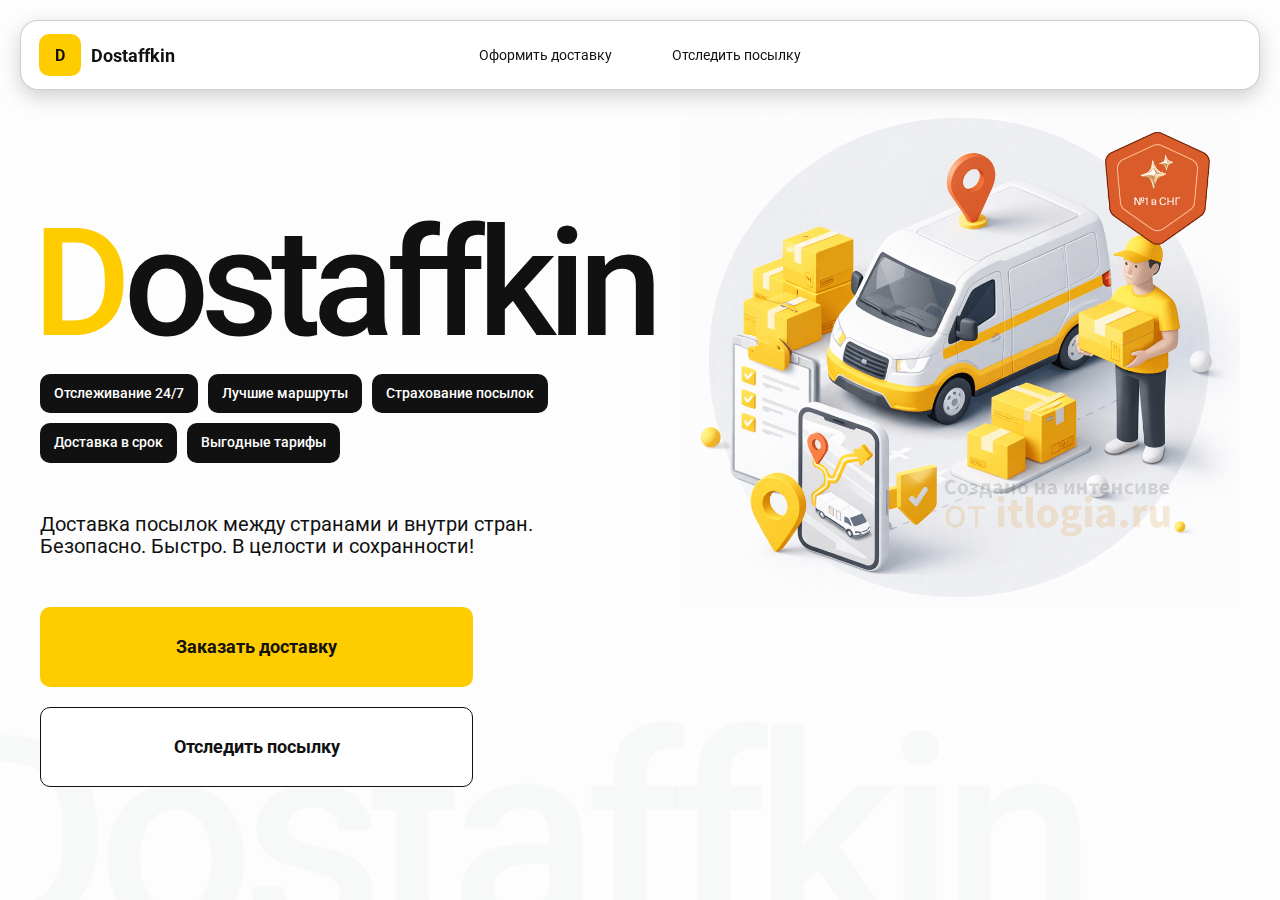
<file: index.html>
<!DOCTYPE html>
<html lang="ru">
<head>
    <meta charset="UTF-8">
    <meta http-equiv="X-UA-Compatible" content="IE=edge">
    <meta name="viewport" content="width=device-width, initial-scale=1.0">
    <title>Dostaffkin — Доставка посылок между странами и внутри стран. Безопасно. Быстро. В целости и сохранности!</title>
    <link rel="stylesheet" href="styles/base.css">
    <link rel="stylesheet" href="styles/base.adaptive.css">
    <link rel="stylesheet" href="styles/index.css">
    <link rel="stylesheet" href="styles/index_adaptive.css">
</head>
<body>

    <div class="container">
        <header class="header">
            <a class="header-brand" href="#">
                <div class="header-logo">D</div>
                <div class="header-title">Dostaffkin</div>
            </a>
            <nav class="header-menu">
              <a href="./order.html" class="header-link">Оформить <span>доставку</span></a>
              <a href="./track.html" class="header-link">Отследить <span>посылку</span></a>
            </nav>
        </header>  
        <main class="main">
            <section class="main-info">
                <div class="main-title">
                    <span>D</span>ostaffkin
                </div>
                <div class="main-features">
                    <div class="main-feature">Отслеживание 24/7</div>
                    <div class="main-feature">Лучшие маршруты</div>
                    <div class="main-feature">Страхование посылок</div>
                    <div class="main-feature">Доставка в срок</div>
                    <div class="main-feature">Выгодные тарифы</div>
                </div>
                <div class="main-description">
                    Доставка посылок между странами и внутри стран.
                    Безопасно. Быстро. В целости и сохранности!
                </div>
                <div class="main-actions">
                    <a class="button" type="button" href="./order.html">Заказать доставку</a>
                    <a class="button button-white" type="button" href="./track.html">Отследить посылку</a>
                </div>
            </section>
            <div class="main-title-ghost">Dostaffkin</div>
            <section class="main-image">
                <img src="img/dostafka.png" alt="Main image"/>
            </section>
        </main>
    </div>

</body>
</html>
</file>
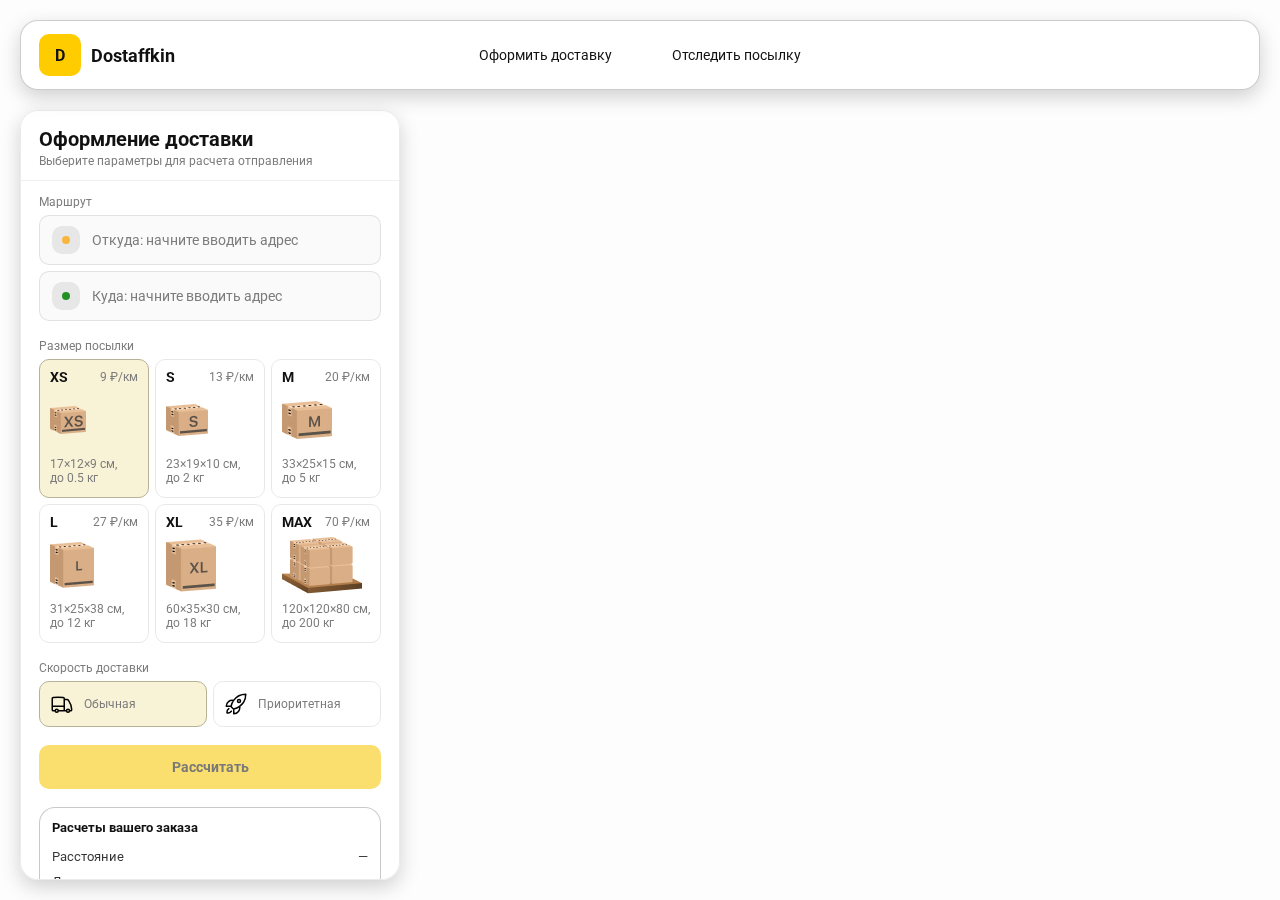
<file: order.html>
<!doctype html>
<html lang="ru">
<head>
    <meta charset="utf-8"/>
    <meta name="viewport" content="width=device-width,initial-scale=1,maximum-scale=1,user-scalable=0"/>
    <title>Оформление доставки</title>

    <link rel="stylesheet" href="styles/base.css"/>
    <link rel="stylesheet" href="styles/base.adaptive.css"/>

    <link rel="stylesheet" href="styles/order.css"/>
    <link rel="stylesheet" href="styles/order_adaptive.css"/>
    <script src="https://api-maps.yandex.ru/2.1/?lang=ru_RU&apikey=fa1607f9-fb35-45a9-986a-f1f0027f545c&suggest_apikey=dca0aef4-a8ea-4a9d-83c9-21cf79b65a6" type="text/javascript"></script>
</head>
<body>
    <div id="map"></div>

    <header class="header">
        <a class="header-brand" href="./index.html">
            <div class="header-logo">D</div>
            <div class="header-title">Dostaffkin</div>
        </a>
        <nav class="header-menu">
          <a href="#" class="header-link">Оформить <span>доставку</span></a>
          <a href="./track.html" class="header-link">Отследить <span>посылку</span></a>
        </nav>
    </header>

    <aside class="main" id="sidebar">
        <div class="main-header">
            <div class="main-title">Оформление доставки</div>
            <div class="main-text">Выберите параметры для расчета отправления</div>
        </div>

    <div class="main-content">
        <div class="main-route">
            <div class="main-block-title">Маршрут</div>
            <div class="main-fields">
                <div class="main-field" id="fromField">
                    <div class="main-pin"></div>
                    <input id="from" placeholder="Откуда: начните вводить адрес" autocomplete="off"/>
                    <div class="main-ac" id="fromAc" role="listbox" aria-label="Подсказки адресов"></div>
                </div>
        
                <div class="main-field" id="toField">
                    <div class="main-pin"></div>
                    <input id="to" placeholder="Куда: начните вводить адрес" autocomplete="off"/>
                    <div class="main-ac" id="toAc" role="listbox" aria-label="Подсказки адресов"></div>
                </div>
             </div>
        </div>
        <div class="main-package">
            <div class="main-block-title">Размер посылки</div>
        
            <div class="main-sizes">
                <div class="main-size-card is-active" data-value="xs">
                    <div class="main-size-top">
                        <div class="main-size-label">XS</div>
                        <div class="main-size-rate">9 ₽/км</div>
                    </div>
                    <div class="main-size-media">
                        <img src="img/sizes/xs.png" alt="Короб XS"/>
                    </div>
                    <div class="main-size-description">17×12×9 см,<br>до 0.5 кг</div>
                </div>
        
                <div class="main-size-card" data-value="s">
                    <div class="main-size-top">
                        <div class="main-size-label">S</div>
                        <div class="main-size-rate">13 ₽/км</div>
                    </div>
                    <div class="main-size-media">
                        <img src="img/sizes/s.png" alt="Короб S"/>
                    </div>
                    <div class="main-size-description">23×19×10 см,<br>до 2 кг</div>
                </div>
        
                <div class="main-size-card" data-value="m">
                    <div class="main-size-top">
                        <div class="main-size-label">M</div>
                        <div class="main-size-rate">20 ₽/км</div>
                    </div>
                    <div class="main-size-media">
                        <img src="img/sizes/m.png" alt="Короб M"/>
                    </div>
                    <div class="main-size-description">33×25×15 см,<br>до 5 кг</div>
                </div>
        
                <div class="main-size-card" data-value="l">
                    <div class="main-size-top">
                        <div class="main-size-label">L</div>
                        <div class="main-size-rate">27 ₽/км</div>
                    </div>
                    <div class="main-size-media">
                        <img src="img/sizes/l.png" alt="Короб L"/>
                    </div>
                    <div class="main-size-description">31×25×38 см,<br>до 12 кг</div>
                </div>
        
                <div class="main-size-card" data-value="xl">
                    <div class="main-size-top">
                        <div class="main-size-label">XL</div>
                        <div class="main-size-rate">35 ₽/км</div>
                    </div>
                    <div class="main-size-media">
                        <img src="img/sizes/xl.png" alt="Короб XL"/>
                    </div>
                    <div class="main-size-description">60×35×30 см,<br>до 18 кг</div>
                </div>
        
                <div class="main-size-card" data-value="max">
                    <div class="main-size-top">
                        <div class="main-size-label">MAX</div>
                        <div class="main-size-rate">70 ₽/км</div>
                    </div>
                    <div class="main-size-media main-size-media-palleta">
                        <img src="img/sizes/max.png" alt="Паллета"/>
                    </div>
                    <div class="main-size-description">120×120×80 см,<br>до 200 кг</div>
                </div>
            </div>
        </div>

        <div class="main-speed">
            <div class="main-block-title">Скорость доставки</div>
        
            <div class="main-speeds">
                <div class="main-speed-card is-active" data-value="regular">
                    <img class="main-speed-media" src="img/icons/regular.svg" alt="Regular"/>
                    <div class="main-speed-description">Обычная</div>
                </div>
                <div class="main-speed-card" data-value="fast">
                    <img class="main-speed-media" src="img/icons/fast.svg" alt="Fast"/>
                    <div class="main-speed-description">Приоритетная</div>
                </div>
        
            </div>
        </div>
       
        <div class="main-calculate-block">
            <button id="calc" class="button calculate-button" type="button" disabled>Рассчитать</button>
        </div>

        <div class="main-result" id="result">
            <div class="main-result-title">Расчеты вашего заказа</div>
            <div class="main-result-lines">
                <div class="main-result-line"><span>Расстояние</span><span id="distanceValue">—</span></div>
                <div class="main-result-line"><span>Доставим через</span><span id="durationValue">—</span></div>
                <div class="main-result-line"><span>Тариф</span><span id="rateValue">—</span></div>
            </div>
            <div class="main-price">
                <div class="main-price-label">Итого</div>
                <div class="main-price-value" id="totalValue">—</div>
            </div>
        </div>

        <div class="main-order-box">
            <div class="main-order-form" id="orderForm">
                <div class="main-order-title">Оформление доставки</div>
                <div class="main-block-info-row">
                    <div class="main-block-title">Контакты</div>
                    <div class="order-fields">
                        <div class="main-field">
                            <input id="customerName" placeholder="Ваше имя" autocomplete="off"/>
                        </div>
                        <div class="main-field">
                            <input id="customerPhone" placeholder="Ваш телефон" autocomplete="off" inputmode="tel"/>
                        </div>
                    </div>
                </div>
                <div class="main-block-info-row extra-info">
                    <div class="main-block-title">Дополнительная информация</div>
                    <div class="main-field textarea">
                        <textarea id="comment" placeholder="Детали доставки и комментарии"></textarea>
                    </div>
                </div>
                <button id="submit" class="button main-submit-request" type="button" disabled>Отправить
                    заявку
                </button>
            </div>
        
            <div class="main-order-success" id="orderSuccess">
                <div class="main-success-icon">✓</div>
                <div class="main-success-title">Заявка отправлена!</div>
                <div class="main-success-title">Номер отправления – <span id="orderId"></span></div>
                <div class="main-success-subtitle">Мы скоро свяжемся с вами</div>
            </div>
        </div>

      </div>
    </aside>

   <script src="javacript/order.js"></script>
</body>
</html>
</file>
<file: styles/base.css>
@import url('https://fonts.googleapis.com/css?family=Roboto:300,regular,400,500,600,700,800,300&display=swap');

*, *::before, *::after {
    box-sizing: border-box;
}

html, body {
    margin: 0;
    color: #111111;
    font-family: "Roboto", sans-serif
}

body {
    background: #fdfdfd;
}

.header {
    border-radius: 18px;
    box-shadow: 0 7px 20px 0 #0000002E;
    background: #FFFF;
    backdrop-filter: blur(10px);
    border: 1px solid rgba(198, 198, 198, 0.88);
    position: fixed;
    left: 20px;
    right: 20px;
    top: 20px;
    padding: 14px 18px;
    height: 70px;
    display: flex;
    align-items: center;
    z-index: 6;
}

.header-brand {
    display: flex;
    align-items: center;
    text-decoration: none;
    gap: 10px;
}

.header-logo {
    width: 42px;
    height: 42px;
    border-radius: 10px;
    background: #FFCC00;
    display: grid;
    place-items: center;
    font-weight: bold;
    color: #111;
}

.header-title {
    font-size: 18px;
    font-weight: bold;
    text-decoration: none;
    color: #111111;
}

.header-menu {
    display: flex;
    align-items: center;
    gap: 60px;
    margin: 0;
    position: absolute;
    left: 50%;
    transform: translateX(-50%);
}

.header-link {
    font-size: 14px;
    color: #111111;
    text-decoration: none;
}

.button {
    border: 0;
    outline: none;
    height: 44px;
    border-radius: 10px;
    font-size: 14px;
    font-weight: bold;
    cursor: pointer;
    font-family: inherit;
    transition: transform .08s ease, opacity .12s ease;
    background: #ffcc00;
    color: #111111;
    text-align: center;
    text-decoration: none;
}

.button:hover {
    background-color: #E5BC19;
}

.button:disabled {
    cursor: not-allowed;
    background-color: #FADE6E;
    color: #787878;
    transform: none;
}

.button.button-white {
    background: #ffffff;
    border: 1px solid #111111;
}

.button.button-white:hover {
    background: rgb(241 241 241);
}

.main-field {
    display: flex;
    align-items: center;
    margin-top: 6px;
    gap: 10px;
    border: 1px solid #1111111A;
    background: #FAFAFA;
    border-radius: 10px;
    padding: 10px 12px;
    position: relative;
    box-sizing: border-box;
    height: 50px;
}

.main-field.textarea {
    height: auto;
}

.main-pin {
    width: 28px;
    height: 28px;
    border-radius: 10px;
    background: rgba(17, 17, 17, 0.08);
    display: grid;
    place-items: center;
    flex: 0 0 auto;
    position: relative;
}

.main-pin::before {
    content: "";
    width: 8px;
    height: 8px;
    border-radius: 999px;
    background: orange;
    opacity: .75;
    display: block;
}

.main-field:last-child .main-pin::before {
    background: green;
    opacity: .85;
}

input, textarea {
    width: 100%;
    border: 0;
    outline: none;
    background: transparent;
    font-size: 14px;
    color: #111111;
    font-family: inherit;
}

textarea {
    resize: vertical;
    min-height: 72px;
    padding: 2px 0;
}

input::placeholder, textarea::placeholder {
    color: #7C7C7C;
}

.main-field:focus-within {
    border-color: rgba(0, 0, 0, 0.20);
    box-shadow: 0 0 0 4px rgba(255, 204, 0, 0.35);
    background: rgba(255, 255, 255, 0.75);
}
</file>
<file: styles/base.adaptive.css>
@media (max-width: 767px) {
    .header {
        left: 10px;
        right: 10px;
        top: 10px;
    }

    .header-link span {
        display: none;
    }

    .header-menu {
        gap: 20px;
        justify-content: flex-start;
        margin: 0 0 0 30px;
        position: static;
        transform: none;
    }
}

@media (max-width: 420px) {
    .header-title {
        display: none;
    }
}

@media (max-width: 374px) {
    .header-menu {
        gap: 10px;
        margin: 0 0 0 10px;
    }
}
</file>
<file: styles/index.css>
.container {
    overflow: hidden;
    min-height: 100vh;
}

.main {
    padding: 111px 40px 40px;
    position: relative;
    display: flex;
}

.main-info {
    max-width: 840px;
    width: 100%;
    position: relative;
}

.main-title {
    margin-top: 98px;
    font-weight: 500;
    font-size: 200px;
    line-height: 1;
    letter-spacing: -0.05em;
    color: #111111;
    left: -15px;
    position: relative;
}

.main-title span {
    color: #ffcc00;
}

.main-features {
    margin-top: 15px;
    display: flex;
    flex-wrap: wrap;
    gap: 10px;
}

.main-feature {
    background: #111111;
    color: #ffffff;
    padding: 12px 14px;
    font-weight: 500;
    font-size: 14px;
    line-height: 1.1;
    border-radius: 10px;
}

.main-description {
    margin-top: 50px;
    max-width: 500px;
    font-size: 20px;
    line-height: 1.1;
    color: #111111;
}

.main-actions {
    margin-top: 50px;
    display: flex;
    flex-direction: column;
    gap: 20px;
}

.main-actions .button {
    height: 80px;
    width: 433px;
    font-size: 18px;
    font-weight: bold;
    place-items: center;
    display: grid;
}

.main-title-ghost {
    position: absolute;
    z-index: -1;
    left: -70px;
    bottom: -150px;
    font-weight: 500;
    font-size: 278px;
    line-height: 1;
    letter-spacing: -0.05em;
    color: #ECEDF04D;
}

.main-image {
    width: 1024px;
    top: 100px;
    z-index: -2;
}

.main-image img {
    width: 100%;
    max-width: 1024px;
    height: auto;
    display: block;
}
</file>
<file: styles/index_adaptive.css>
@media (max-width: 1760px) {
    .main-title {
        font-size: 150px;
        left: -7px;
    }

    .main-info {
        max-width: 640px;
    }
}

@media (max-width: 1200px) {
    .main-info {
        max-width: 540px;
    }

    .main {
        padding: 111px 20px 20px;
    }

    .main-title {
        font-size: 120px;
        left: -4px;
    }

    .main-title-ghost {
        font-size: 220px;
    }
}

@media (max-width: 1024px) {
    .main-title {
        margin-top: 30px;
    }

    .main {
        flex-direction: column-reverse;
    }

    .main-image {
        max-width: 350px;
        position: absolute;
        left: 370px;
        top: 370px;
    }

    .main-info {
        max-width: 100%;
    }

    .main-actions {
        gap: 10px;
    }

    .main-actions .button {
        height: 50px;
        font-size: 14px;
        width: auto;
        max-width: 300px;
    }

    .main-description {
        max-width: 350px;
    }
}

@media (max-width: 570px) {
    .main-title {
        font-size: 88px;
    }

    .main-description {
        max-width: 100%
    }

    .main-actions {
       width: 100%;
    }

    .main-actions .button {
        width: 100%;
        max-width: 100%
    }

    .main-image {
        max-width: 650px;
        position: absolute;
        left: 170px;
        top: 70px;
        opacity: 0.2;
    }
}

@media (max-width: 400px) {
    .main-title {
        font-size: 70px;
    }
}
</file>
<file: styles/order.css>
#map {
    position: fixed;
    inset: 0;
}

.main {
    border-radius: 18px;
    box-shadow: 0 7px 20px 0 #0000002E;
    backdrop-filter: blur(10px);
    background: rgba(255, 255, 255, 0.96);
    left: 20px;
    border: 1px solid rgba(0, 0, 0, 0.08);
    position: fixed;
    top: 110px;
    bottom: 20px;
    width: 380px;
    display: flex;
    flex-direction: column;
    overflow: hidden;
    z-index: 5;
}

.main-header {
    padding: 18px 18px 12px 18px;
    border-bottom: 1px solid rgba(0, 0, 0, 0.06);
    display: flex;
    flex-direction: column;
}

.main-title {
    font-size: 20px;
    line-height: 100%;
    font-weight: bold;
}

.main-text {
    font-size: 12px;
    margin-top: 5px;
    color: #7C7C7C;
}

.main-content {
    padding: 14px 18px 18px 18px;
    overflow: auto;
    scrollbar-width: none;
    display: flex;
    flex-direction: column;
    gap: 18px;
    flex: 1;
}

.main-block-title {
    font-size: 12px;
    color: #7C7C7C;
}

.main-route .main-block-title,
.main-package .main-block-title {
    margin-bottom: 6px;
}

.main-sizes {
    display: grid;
    gap: 6px;
    grid-template-columns: repeat(3, 1fr);
}

.main-size-card {
    border: 1px solid #E8E8E7;
    background: #FFFFFF;
    border-radius: 10px;
    padding: 10px;
    cursor: pointer;
    user-select: none;
    transition: transform .08s ease, border-color .12s ease, background .12s ease;
    min-height: 139px;
}

.main-size-card:hover {
    transform: translateY(-1px);
}

.main-size-card.is-active {
    background-color: #F8F2D6;
    border-color: #B7B196;
}

.main-size-top {
    display: flex;
    align-items: center;
    justify-content: space-between;
}

.main-size-label {
    font-weight: bold;
    font-size: 14px;
    color: #111111;
    line-height: 100%;
}

.main-size-rate {
    font-size: 12px;
    color: #7C7C7C;
    line-height: 100%;
}

.main-size-media {
    margin-top: 8px;
    height: 57px;
}

.main-size-description {
    margin-top: 8px;
    font-size: 12px;
    color: #7C7C7C;
    line-height: 1.2;
}

.main-speed .main-block-title {
    margin-bottom: 6px;
}

.main-speeds {
    display: grid;
    gap: 6px;
    grid-template-columns: repeat(2, 1fr);
}

.main-speed-card {
    border: 1px solid #E8E8E7;
    background: #FFFFFF;
    border-radius: 10px;
    padding: 10px;
    cursor: pointer;
    user-select: none;
    transition: transform .08s ease, border-color .12s ease, background .12s ease;
    display: flex;
    align-items: center;
    gap: 10px;
}

.main-speed-card:hover {
    transform: translateY(-1px);
}

.main-speed-card.is-active {
    background-color: #F8F2D6;
    border-color: #B7B196;
}

.main-speed-description {
    font-size: 12px;
    color: #7C7C7C;
    line-height: 1.2;
}

.calculate-button {
    width: 100%;
}

.main-result {
    border: 1px solid rgba(0, 0, 0, 0.212);
    background: rgba(255, 255, 255, 0.75);
    border-radius: 16px;
    padding: 12px;
    line-height: 1.25;
}

.main-result-title {
    font-weight: bold;
    font-size: 13px;
    color: #111111;
    margin-bottom: 13px;
}

.main-result-lines {
    gap: 8px;
    display: flex;
    flex-direction: column;
}

.main-result-line {
    font-size: 13px;
    color: rgba(17, 17, 17, 0.85);
    display: flex;
    justify-content: space-between;
}

.main-price {
    margin-top: 18px;
    padding-top: 10px;
    border-top: 1px dashed rgba(0, 0, 0, 0.12);
    display: flex;
    align-items: baseline;
    justify-content: space-between;
}

.main-price-label {
    font-size: 12px;
    color: rgba(17, 17, 17, 0.55);
}

.main-price-value {
    font-size: 20px;
    font-weight: bold;
    color: #111111;
    letter-spacing: -0.3px;
}

.main-order-box {
    background: #ffffff;
    border: 1px solid #E8E8E7;
    border-radius: 10px;
    padding: 12px;
}

.main-order-title {
    margin-bottom: 8px;
    font-weight: bold;
    font-size: 14px;
    color: #111111;
}

.main-block-info {
    display: flex;
    flex-direction: column;
    gap: 6px;
}

.order-fields {
    display: grid;
    grid-template-columns: 1fr 1fr;
    column-gap: 10px;
    margin-top: 6px;
}

.main-block-info-row.extra-info {
    display: block;
    margin-top: 13px;
}

.main-submit-request {
    width: 100%;
    margin-top: 6px;
}

.main-order-success {
    display: none;
    text-align: center;
    padding: 22px 12px;
    gap: 12px;
}

.main-order-success.is-visible {
    display: flex;
    flex-direction: column;
    align-items: center;
}

.main-success-icon {
    width: 56px;
    height: 56px;
    border-radius: 50%;
    background: #16a34a;
    color: #ffffff;
    display: grid;
    place-items: center;
    font-size: 30px;
}

.main-success-title {
    font-size: 14px;
    font-weight: bold;
    color: #111111;
}

.main-success-subtitle {
    font-size: 12px;
    color: rgba(17, 17, 17, 0.55);
    line-height: 1.3;
}
</file>
<file: styles/order_adaptive.css>
@media (max-width: 767px) {
    .main {
        left: 10px;
        right: 10px;
        top: 50%;
        bottom: 12px;
        width: auto;
        max-width: none;
    }
}

@media (max-width: 420px) {
    .main-sizes {
        grid-template-columns: repeat(2, 1fr);
    }
}
</file>
